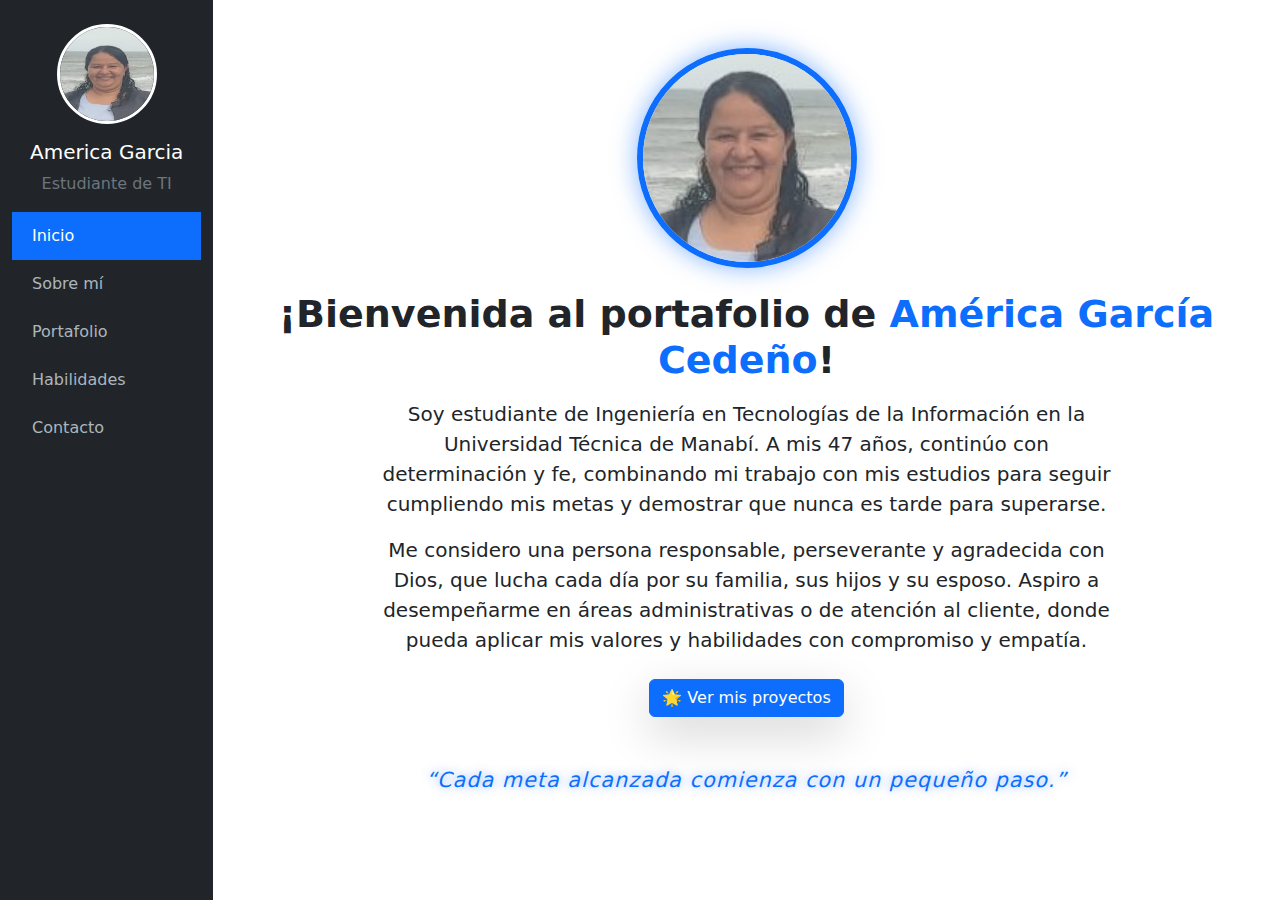
<file: Proyectos/html/index.html>
<!DOCTYPE html>
<html lang="es">
<head>
  <meta charset="UTF-8">
  <meta name="viewport" content="width=device-width, initial-scale=1">

  <meta name="viewport" content="width=device-width, initial-scale=1.0">
  <title>Portafolio - Luis Vera</title>
  <!-- Bootstrap CSS -->
  <link href="https://cdn.jsdelivr.net/npm/bootstrap@5.3.3/dist/css/bootstrap.min.css" rel="stylesheet">
 <link rel="stylesheet" href="../css/estilo.css">
 <style>
    body {
      overflow: hidden;
    }
    .sidebar {
      height: 100vh;
      background-color: #212529;
      color: #fff;
    }
    .sidebar a {
      color: #adb5bd;
      text-decoration: none;
      display: block;
      padding: 12px 20px;
      transition: 0.3s;
    }
    .sidebar a:hover {
      background-color: #343a40;
      color: #fff;
    }
    .sidebar .active {
      background-color: #0d6efd;
      color: white;
    }
    iframe {
      width: 100%;
      height: 100vh;
      border: none;
    }
    .perfil img {
      width: 100px;
      height: 100px;
      border-radius: 50%;
      border: 3px solid #fff;
    }
  </style>
</head>
<body>
  <div class="container-fluid">
    <div class="row">
      
      <!-- Sidebar -->
      <nav class="col-md-3 col-lg-2 d-md-block sidebar py-4">
        <div class="text-center perfil mb-3">
          <img src="../img/america.jpeg" alt="Luis Vera">
          <h5 class="mt-3">America Garcia</h5>
          <p class="text-secondary">Estudiante de TI</p>
        </div>
        <ul class="nav flex-column">
          <li class="nav-item"><a class="nav-link active" href="inicio.html" target="contenido">Inicio</a></li>
          <li class="nav-item"><a class="nav-link" href="sobremi.html" target="contenido">Sobre mí</a></li>
          <li class="nav-item"><a class="nav-link" href="portafolio.html" target="contenido">Portafolio</a></li>
          <li class="nav-item"><a class="nav-link" href="habilidades.html" target="contenido">Habilidades</a></li>
          <li class="nav-item"><a class="nav-link" href="contacto.html" target="contenido">Contacto</a></li>
        </ul>
      </nav>

      <!-- Contenido principal -->
      <main class="col-md-9 col-lg-10 px-0">
        <iframe name="contenido" src="inicio.html"></iframe>
      </main>
    </div>
  </div>

  <!-- Bootstrap JS -->
  <script src="https://cdn.jsdelivr.net/npm/bootstrap@5.3.3/dist/js/bootstrap.bundle.min.js"></script>
</body>
</html>
</file>
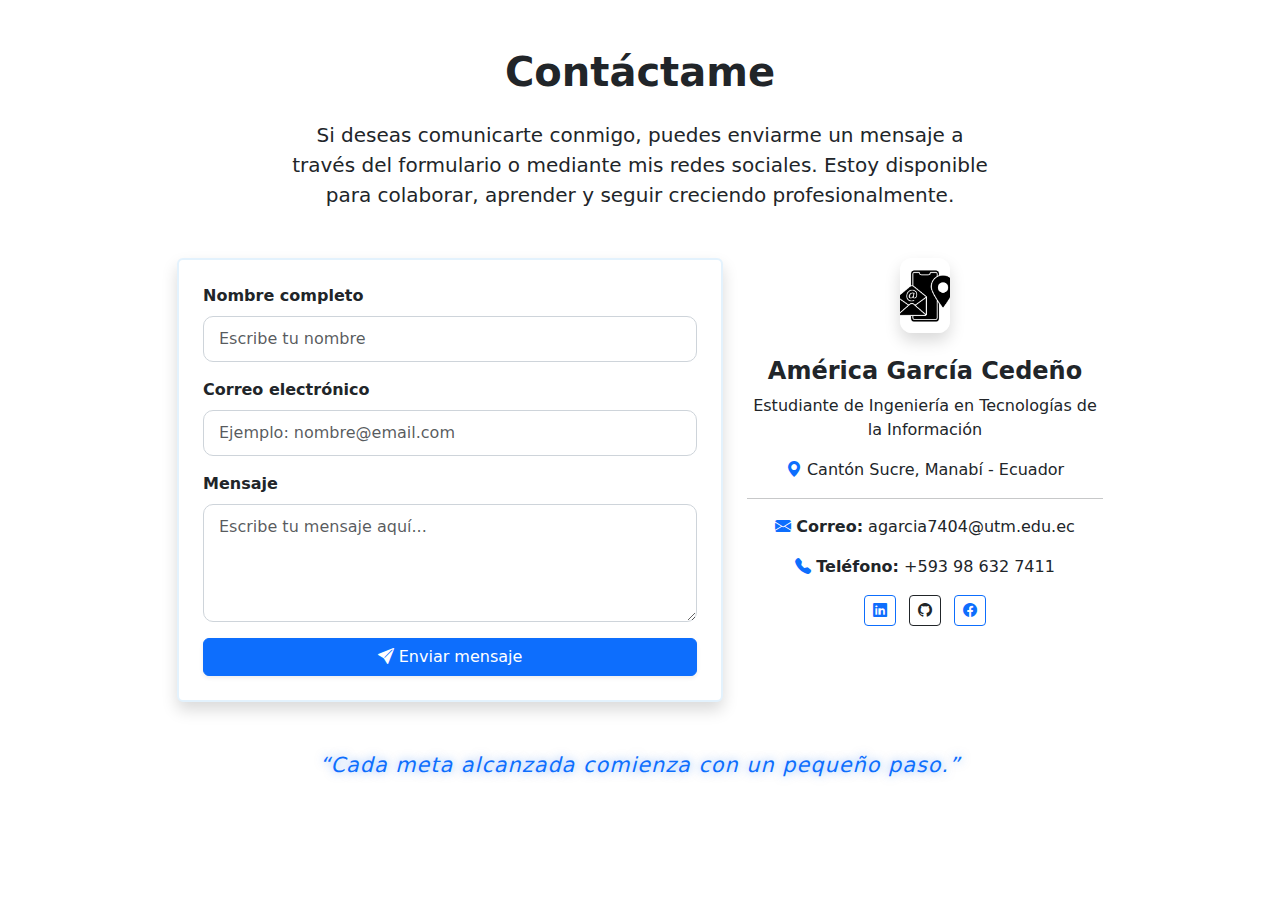
<file: Proyectos/html/contacto.html>
<!DOCTYPE html>
<html lang="es">
<head>
  <meta charset="UTF-8">
  <meta name="viewport" content="width=device-width, initial-scale=1.0">
  <title>Contacto - América García Cedeño</title>

  <!-- Bootstrap -->
  <link href="https://cdn.jsdelivr.net/npm/bootstrap@5.3.3/dist/css/bootstrap.min.css" rel="stylesheet">

  <!-- Iconos Bootstrap -->
  <link href="https://cdn.jsdelivr.net/npm/bootstrap-icons@1.11.1/font/bootstrap-icons.css" rel="stylesheet">

  <!-- Estilos personalizados -->
  <link rel="stylesheet" href="../css/estilo.css">
</head>

<body>
  <div class="container py-5">
    
    <!-- Título -->
    <h1 class="fw-bold text-center mb-4 animate-text">
      Contáctame
    </h1>

    <p class="text-center lead mx-auto animate-text" style="max-width: 700px;">
      Si deseas comunicarte conmigo, puedes enviarme un mensaje a través del formulario o mediante mis redes sociales.  
      Estoy disponible para colaborar, aprender y seguir creciendo profesionalmente.
    </p>

    <!-- Contenedor principal -->
    <div class="row justify-content-center mt-5">

      <!-- Columna del formulario -->
      <div class="col-md-6">
        <form action="#" method="POST" class="p-4 rounded shadow bg-white">

          <div class="mb-3 text-start">
            <label for="nombre" class="form-label fw-bold">Nombre completo</label>
            <input type="text" id="nombre" name="nombre" class="form-control" placeholder="Escribe tu nombre" required>
          </div>

          <div class="mb-3 text-start">
            <label for="email" class="form-label fw-bold">Correo electrónico</label>
            <input type="email" id="email" name="email" class="form-control" placeholder="Ejemplo: nombre@email.com" required>
          </div>

          <div class="mb-3 text-start">
            <label for="mensaje" class="form-label fw-bold">Mensaje</label>
            <textarea id="mensaje" name="mensaje" rows="4" class="form-control" placeholder="Escribe tu mensaje aquí..." required></textarea>
          </div>

          <button type="submit" class="btn btn-primary w-100 shadow-sm">
            <i class="bi bi-send-fill"></i> Enviar mensaje
          </button>

        </form>
      </div>

      <!-- Columna de información -->
      <div class="col-md-4 mt-5 mt-md-0 text-center animate-text" right="50">
        <img src="../img/contacto.jpg" alt="Foto de América García" class="contact-img mb-4 shadow">


        <h4 class="fw-bold">América García Cedeño</h4>
        <p>Estudiante de Ingeniería en Tecnologías de la Información</p>
        <p><i class="bi bi-geo-alt-fill text-primary"></i> Cantón Sucre, Manabí - Ecuador</p>

        <hr>

        <p>
          <i class="bi bi-envelope-fill text-primary"></i>
          <strong>Correo:</strong> agarcia7404@utm.edu.ec
        </p>
        <p>
          <i class="bi bi-telephone-fill text-primary"></i>
          <strong>Teléfono:</strong> +593 98 632 7411
        </p>

        <div class="mt-3">
          <a href="www.linkedin.com/in/america-liduvina-garcia-cedeño-782951395" target="_blank" class="btn btn-outline-primary btn-sm me-2">
            <i class="bi bi-linkedin"></i>
          </a>
          <a href="https://github.com/America130" target="_blank" class="btn btn-outline-dark btn-sm me-2">
            <i class="bi bi-github"></i>
          </a>
          <a href="https://www.facebook.com/lidu.garcia.14" target="_blank" class="btn btn-outline-primary btn-sm">
            <i class="bi bi-facebook"></i>
          </a>
        </div>
      </div>
    </div>

    <!-- Frase final -->
    <p class="frase text-center mt-5">
      “Cada meta alcanzada comienza con un pequeño paso.”
    </p>
  </div>

  <!-- Bootstrap JS -->
  <script src="https://cdn.jsdelivr.net/npm/bootstrap@5.3.3/dist/js/bootstrap.bundle.min.js"></script>
</body>
</html>
</file>
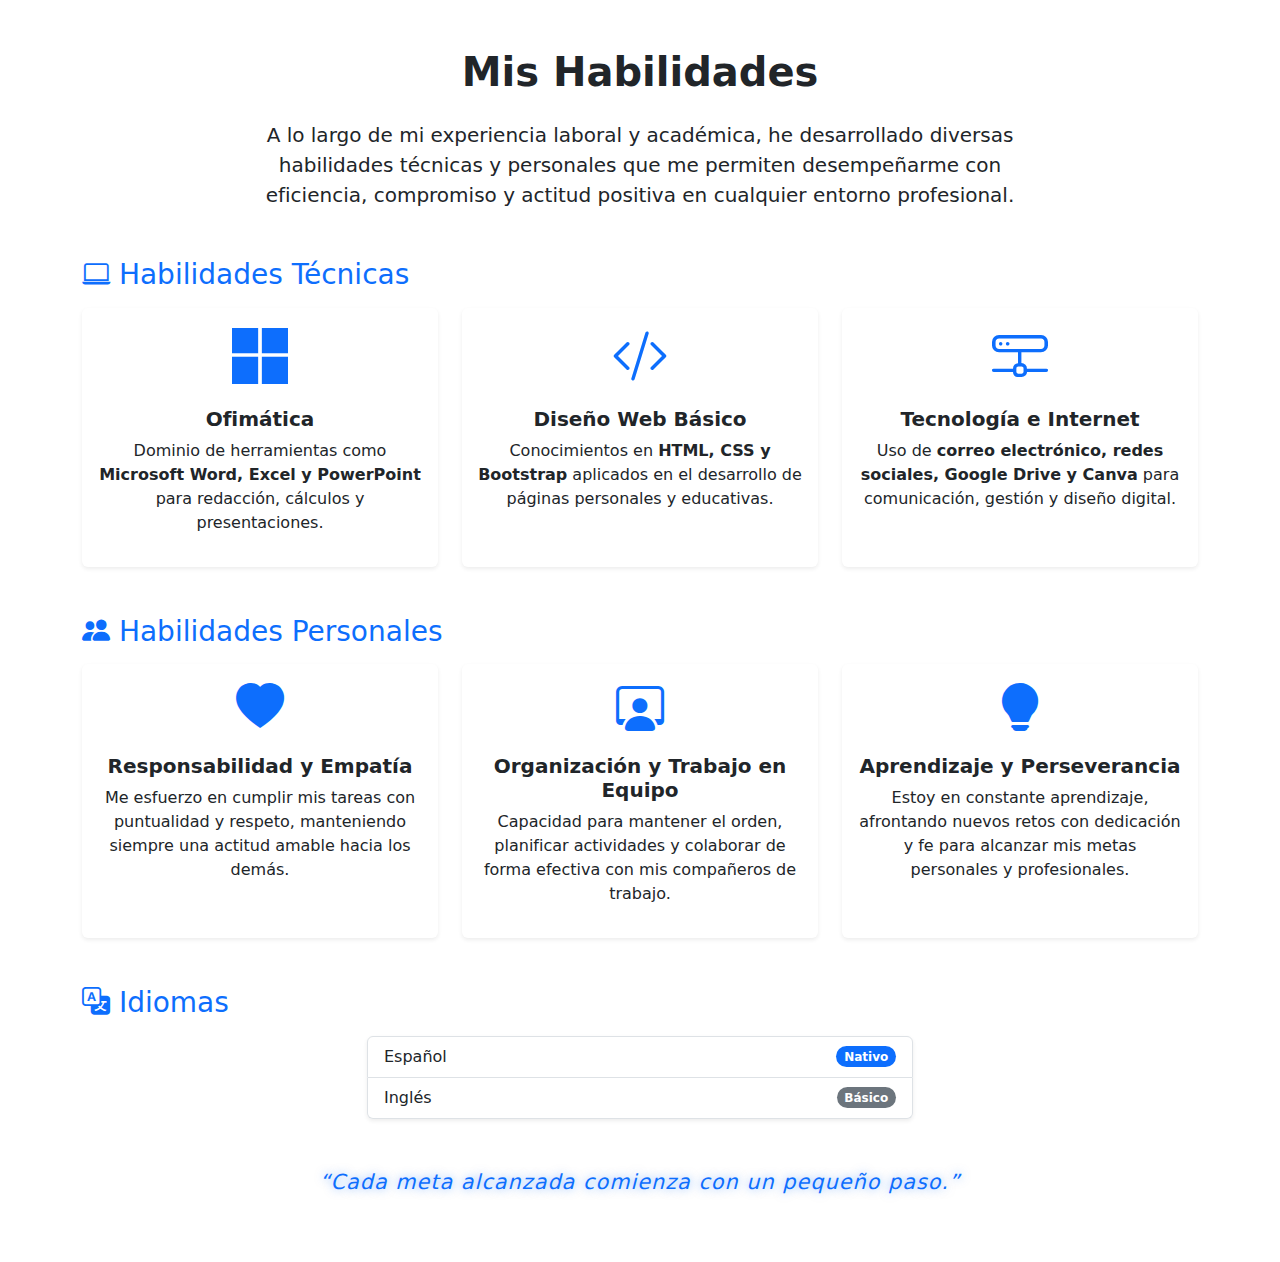
<file: Proyectos/html/habilidades.html>
<!DOCTYPE html>
<html lang="es">
<head>
  <meta charset="UTF-8">
  <meta name="viewport" content="width=device-width, initial-scale=1.0">
  <title>Habilidades - América García Cedeño</title>

  <!-- Bootstrap -->
  <link href="https://cdn.jsdelivr.net/npm/bootstrap@5.3.3/dist/css/bootstrap.min.css" rel="stylesheet">

  <!-- Iconos -->
  <link href="https://cdn.jsdelivr.net/npm/bootstrap-icons@1.11.1/font/bootstrap-icons.css" rel="stylesheet">

  <!-- Estilos personalizados -->
  <link rel="stylesheet" href="../css/estilo.css">
</head>

<body>
  <div class="container py-5">

    <!-- Título principal -->
    <h1 class="fw-bold text-center mb-4 animate-text">
      Mis Habilidades
    </h1>

    <p class="text-center lead mx-auto animate-text" style="max-width: 750px;">
      A lo largo de mi experiencia laboral y académica, he desarrollado diversas habilidades técnicas y personales  
      que me permiten desempeñarme con eficiencia, compromiso y actitud positiva en cualquier entorno profesional.
    </p>

    <!-- Habilidades Técnicas -->
    <h3 class="text-primary mt-5 mb-3 animate-text"><i class="bi bi-laptop"></i> Habilidades Técnicas</h3>
    <div class="row g-4">

      <div class="col-md-4 animate-text">
        <div class="card shadow-sm border-0 h-100 text-center p-3">
          <i class="bi bi-microsoft display-4 text-primary mb-3"></i>
          <h5 class="fw-bold">Ofimática</h5>
          <p>Dominio de herramientas como <strong>Microsoft Word, Excel y PowerPoint</strong> para redacción, cálculos y presentaciones.</p>
        </div>
      </div>

      <div class="col-md-4 animate-text">
        <div class="card shadow-sm border-0 h-100 text-center p-3">
          <i class="bi bi-code-slash display-4 text-primary mb-3"></i>
          <h5 class="fw-bold">Diseño Web Básico</h5>
          <p>Conocimientos en <strong>HTML, CSS y Bootstrap</strong> aplicados en el desarrollo de páginas personales y educativas.</p>
        </div>
      </div>

      <div class="col-md-4 animate-text">
        <div class="card shadow-sm border-0 h-100 text-center p-3">
          <i class="bi bi-hdd-network display-4 text-primary mb-3"></i>
          <h5 class="fw-bold">Tecnología e Internet</h5>
          <p>Uso de <strong>correo electrónico, redes sociales, Google Drive y Canva</strong> para comunicación, gestión y diseño digital.</p>
        </div>
      </div>
    </div>

    <!-- Habilidades Blandas -->
    <h3 class="text-primary mt-5 mb-3 animate-text"><i class="bi bi-people-fill"></i> Habilidades Personales</h3>
    <div class="row g-4">

      <div class="col-md-4 animate-text">
        <div class="card shadow-sm border-0 h-100 text-center p-3">
          <i class="bi bi-heart-fill text-primary display-5 mb-3"></i>
          <h5 class="fw-bold">Responsabilidad y Empatía</h5>
          <p>Me esfuerzo en cumplir mis tareas con puntualidad y respeto, manteniendo siempre una actitud amable hacia los demás.</p>
        </div>
      </div>

      <div class="col-md-4 animate-text">
        <div class="card shadow-sm border-0 h-100 text-center p-3">
          <i class="bi bi-person-workspace text-primary display-5 mb-3"></i>
          <h5 class="fw-bold">Organización y Trabajo en Equipo</h5>
          <p>Capacidad para mantener el orden, planificar actividades y colaborar de forma efectiva con mis compañeros de trabajo.</p>
        </div>
      </div>

      <div class="col-md-4 animate-text">
        <div class="card shadow-sm border-0 h-100 text-center p-3">
          <i class="bi bi-lightbulb-fill text-primary display-5 mb-3"></i>
          <h5 class="fw-bold">Aprendizaje y Perseverancia</h5>
          <p>Estoy en constante aprendizaje, afrontando nuevos retos con dedicación y fe para alcanzar mis metas personales y profesionales.</p>
        </div>
      </div>
    </div>

    <!-- Idiomas -->
    <h3 class="text-primary mt-5 mb-3 animate-text"><i class="bi bi-translate"></i> Idiomas</h3>
    <div class="row justify-content-center animate-text">
      <div class="col-md-6">
        <ul class="list-group shadow-sm">
          <li class="list-group-item d-flex justify-content-between align-items-center">
            Español
            <span class="badge bg-primary rounded-pill">Nativo</span>
          </li>
          <li class="list-group-item d-flex justify-content-between align-items-center">
            Inglés
            <span class="badge bg-secondary rounded-pill">Básico</span>
          </li>
        </ul>
      </div>
    </div>

    <!-- Frase final -->
    <p class="frase text-center mt-5">
      “Cada meta alcanzada comienza con un pequeño paso.”
    </p>
  </div>

  <!-- Bootstrap JS -->
  <script src="https://cdn.jsdelivr.net/npm/bootstrap@5.3.3/dist/js/bootstrap.bundle.min.js"></script>
</body>
</html>
</file>
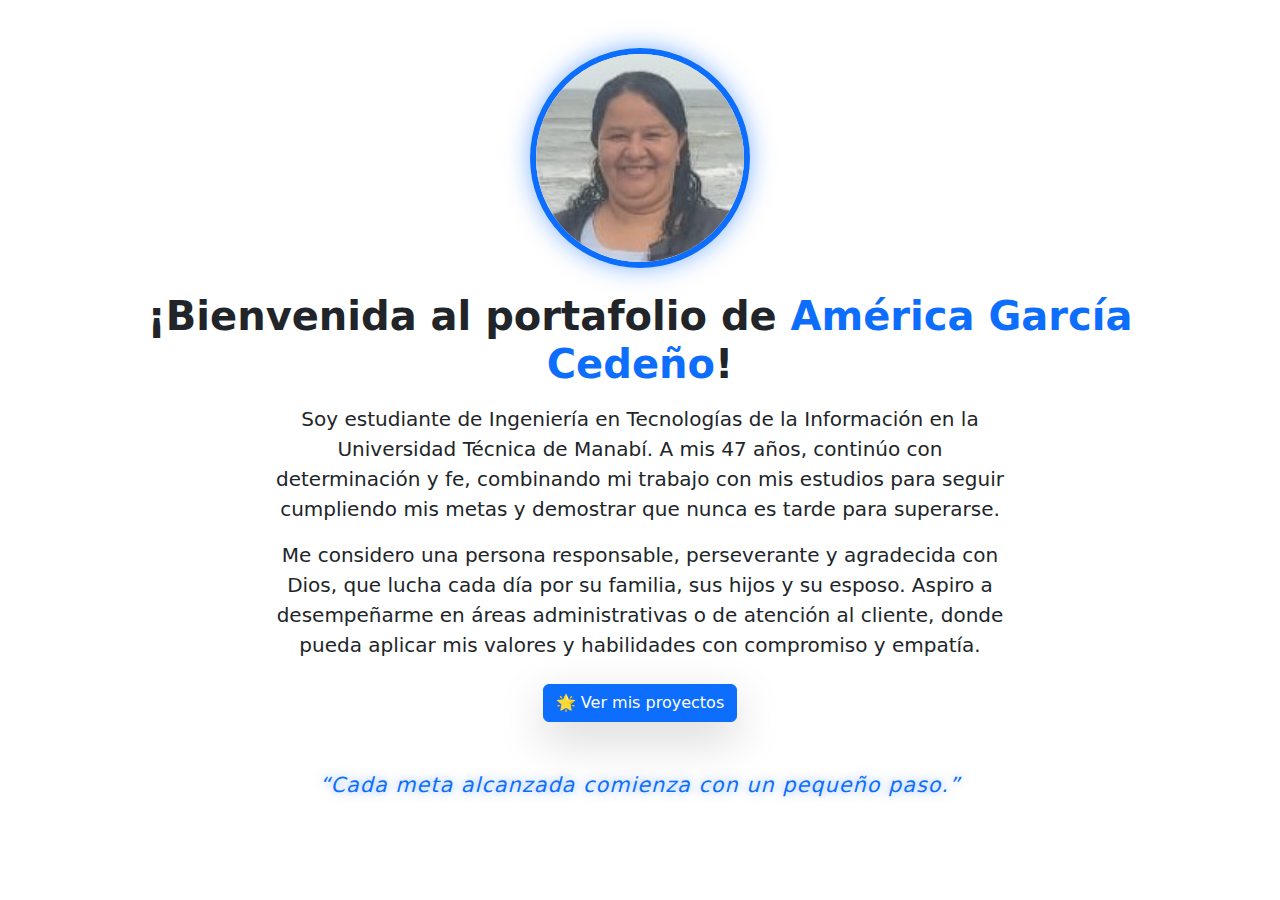
<file: Proyectos/html/inicio.html>
<!DOCTYPE html>
<html lang="es">
<head>
  <meta charset="UTF-8">
  <meta name="viewport" content="width=device-width, initial-scale=1">

  <meta name="viewport" content="width=device-width, initial-scale=1.0">
  <title>Inicio - América García Cedeño</title>

  <!-- Bootstrap -->
  <link href="https://cdn.jsdelivr.net/npm/bootstrap@5.3.3/dist/css/bootstrap.min.css" rel="stylesheet">

  <!-- Estilos personalizados -->
  <link rel="stylesheet" href="../css/estilo.css">
</head>

<body>
  <div class="container text-center py-5">

    <!-- Imagen de perfil -->
    <img src="../img/america.jpeg"
         alt="Foto de América García"
         class="profile-img mb-4">

    <!-- Bienvenida -->
    <h1 class="fw-bold mb-3 animate-text">
      ¡Bienvenida al portafolio de <span class="text-primary">América García Cedeño</span>!
    </h1>

    <!-- Mensaje principal -->
    <p class="lead mx-auto animate-text" style="max-width: 750px;">
      Soy estudiante de <strong>Ingeniería en Tecnologías de la Información</strong> en la 
      <strong>Universidad Técnica de Manabí</strong>.  
      A mis 47 años, continúo con determinación y fe, combinando mi trabajo con mis estudios para seguir cumpliendo mis metas y demostrar que nunca es tarde para superarse.
    </p>

    <p class="lead mx-auto animate-text" style="max-width: 750px;">
      Me considero una persona <strong>responsable, perseverante y agradecida con Dios</strong>, 
      que lucha cada día por su familia, sus hijos y su esposo.  
      Aspiro a desempeñarme en áreas administrativas o de atención al cliente, donde pueda aplicar mis valores y habilidades con compromiso y empatía.
    </p>

    <!-- Botón de acción -->
    <div class="mt-4">
      <a href="portafolio.html" target="contenido" class="btn btn-primary shadow-lg">
        🌟 Ver mis proyectos
      </a>
    </div>

    <!-- Frase inspiradora -->
    <p class="frase mt-5">
      “Cada meta alcanzada comienza con un pequeño paso.”
    </p>
  </div>

  <!-- Bootstrap JS -->
  <script src="https://cdn.jsdelivr.net/npm/bootstrap@5.3.3/dist/js/bootstrap.bundle.min.js"></script>
</body>
</html>
</file>
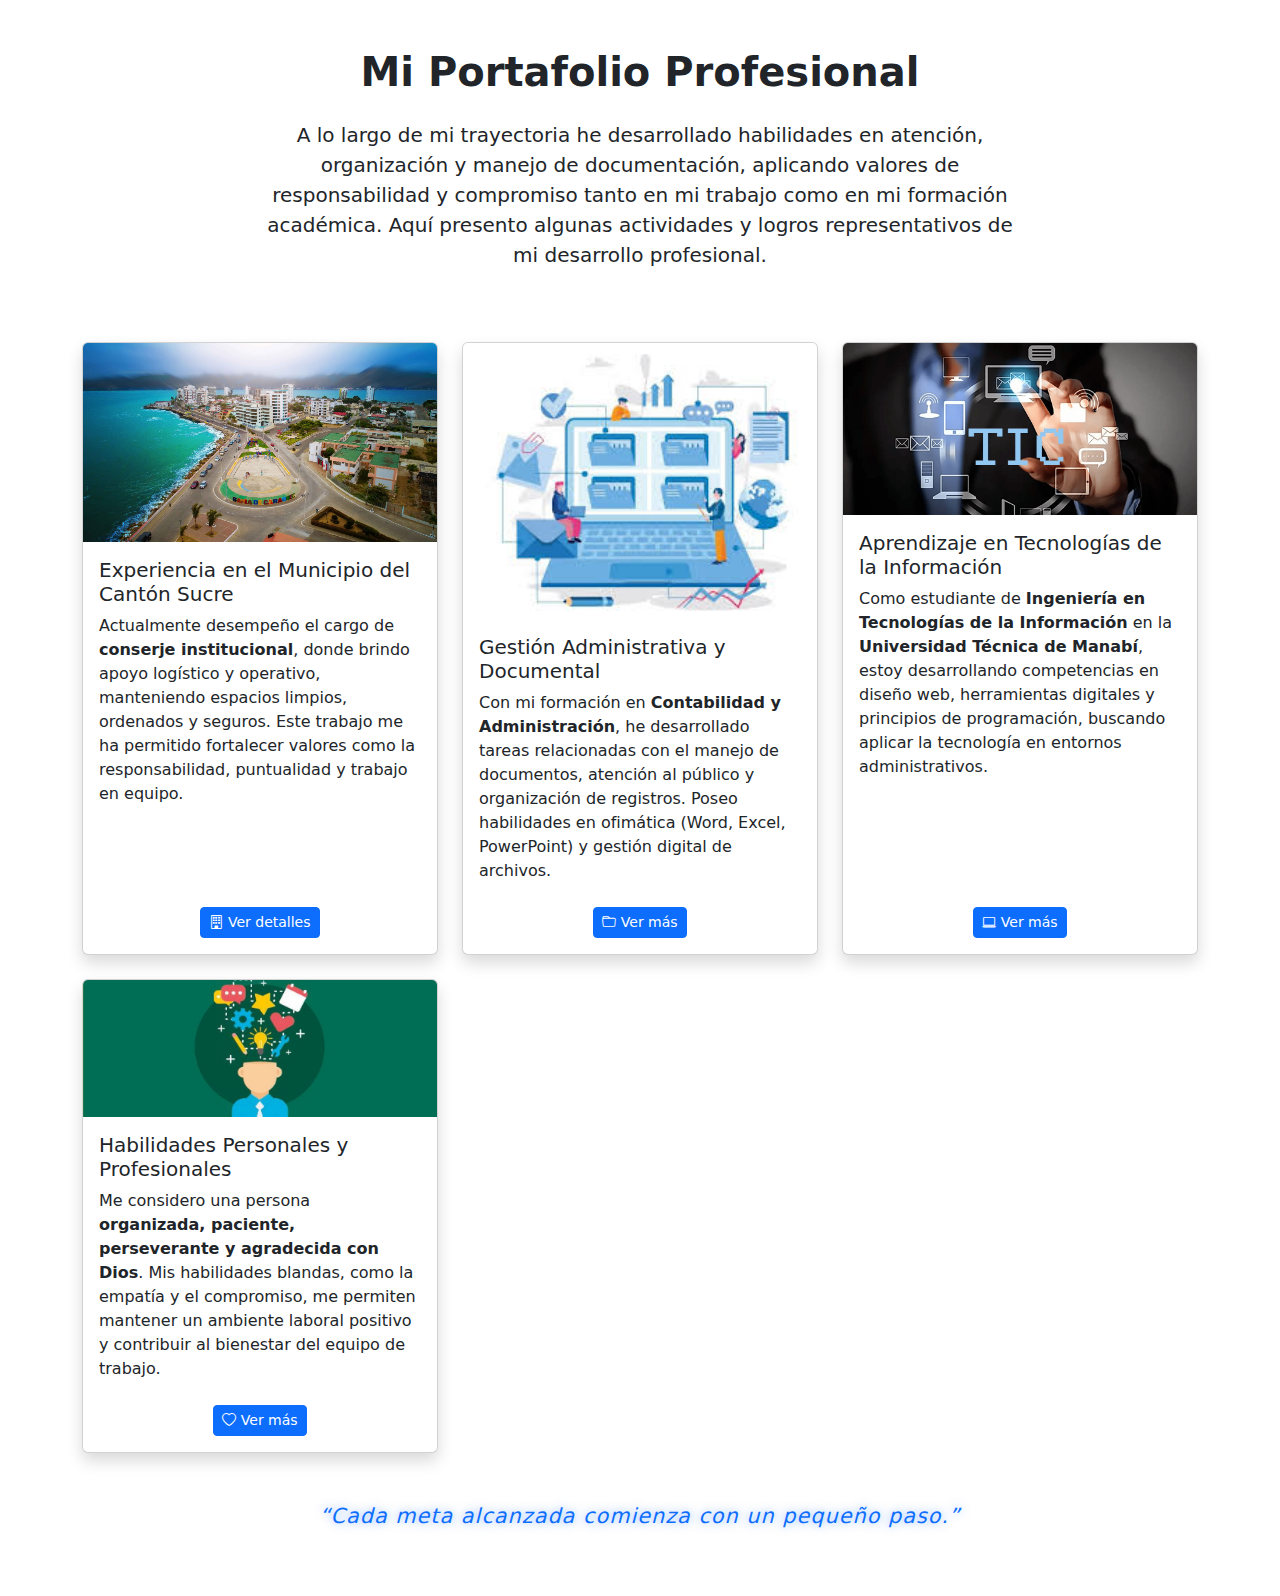
<file: Proyectos/html/portafolio.html>
<!DOCTYPE html>
<html lang="es">
<head>
  <meta charset="UTF-8">
  <meta name="viewport" content="width=device-width, initial-scale=1.0">
  <title>Portafolio - América García Cedeño</title>

  <!-- Bootstrap -->
  <link href="https://cdn.jsdelivr.net/npm/bootstrap@5.3.3/dist/css/bootstrap.min.css" rel="stylesheet">

  <!-- Iconos -->
  <link href="https://cdn.jsdelivr.net/npm/bootstrap-icons@1.11.1/font/bootstrap-icons.css" rel="stylesheet">

  <!-- Estilos personalizados -->
  <link rel="stylesheet" href="../css/estilo.css">
</head>

<body>
  <div class="container py-5">

    <!-- Título principal -->
    <h1 class="fw-bold text-center mb-4 animate-text">
      Mi Portafolio Profesional
    </h1>

    <p class="text-center lead mx-auto animate-text" style="max-width: 750px;">
      A lo largo de mi trayectoria he desarrollado habilidades en atención, organización y manejo de documentación,  
      aplicando valores de responsabilidad y compromiso tanto en mi trabajo como en mi formación académica.  
      Aquí presento algunas actividades y logros representativos de mi desarrollo profesional.
    </p>

    <!-- Sección de proyectos -->
    <div class="row mt-5 g-4">

      <!-- Proyecto 1 -->
      <div class="col-md-4 animate-text">
        <div class="card shadow h-100">
          <img src="../img/img1.jpg" class="card-img-top" alt="Trabajo Municipio del Cantón Sucre">
          <div class="card-body">
            <h5 class="card-title">Experiencia en el Municipio del Cantón Sucre</h5>
            <p class="card-text">
              Actualmente desempeño el cargo de <strong>conserje institucional</strong>, donde brindo apoyo logístico y operativo,  
              manteniendo espacios limpios, ordenados y seguros.  
              Este trabajo me ha permitido fortalecer valores como la responsabilidad, puntualidad y trabajo en equipo.
            </p>
          </div>
          <div class="card-footer bg-transparent border-0 text-center pb-3">
            <a href="#" class="btn btn-primary btn-sm">
              <i class="bi bi-building"></i> Ver detalles
            </a>
          </div>
        </div>
      </div>

      <!-- Proyecto 2 -->
      <div class="col-md-4 animate-text">
        <div class="card shadow h-100">
          <img src="../img/img2.jfif" class="card-img-top" alt="Gestión Administrativa">
          <div class="card-body">
            <h5 class="card-title">Gestión Administrativa y Documental</h5>
            <p class="card-text">
              Con mi formación en <strong>Contabilidad y Administración</strong>, he desarrollado tareas relacionadas  
              con el manejo de documentos, atención al público y organización de registros.  
              Poseo habilidades en ofimática (Word, Excel, PowerPoint) y gestión digital de archivos.
            </p>
          </div>
          <div class="card-footer bg-transparent border-0 text-center pb-3">
            <a href="#" class="btn btn-primary btn-sm">
              <i class="bi bi-folder"></i> Ver más
            </a>
          </div>
        </div>
      </div>

      <!-- Proyecto 3 -->
      <div class="col-md-4 animate-text">
        <div class="card shadow h-100">
          <img src="../img/img3.png" class="card-img-top" alt="Aprendizaje en Tecnologías de la Información">
          <div class="card-body">
            <h5 class="card-title">Aprendizaje en Tecnologías de la Información</h5>
            <p class="card-text">
              Como estudiante de <strong>Ingeniería en Tecnologías de la Información</strong> en la  
              <strong>Universidad Técnica de Manabí</strong>, estoy desarrollando competencias en diseño web,  
              herramientas digitales y principios de programación, buscando aplicar la tecnología en entornos administrativos.
            </p>
          </div>
          <div class="card-footer bg-transparent border-0 text-center pb-3">
            <a href="#" class="btn btn-primary btn-sm">
              <i class="bi bi-laptop"></i> Ver más
            </a>
          </div>
        </div>
      </div>

      <!-- Proyecto 4 -->
      <div class="col-md-4 animate-text">
        <div class="card shadow h-100">
          <img src="../img/img4.jpg" class="card-img-top" alt="Habilidades Personales">
          <div class="card-body">
            <h5 class="card-title">Habilidades Personales y Profesionales</h5>
            <p class="card-text">
              Me considero una persona <strong>organizada, paciente, perseverante y agradecida con Dios</strong>.  
              Mis habilidades blandas, como la empatía y el compromiso, me permiten mantener un ambiente laboral  
              positivo y contribuir al bienestar del equipo de trabajo.
            </p>
          </div>
          <div class="card-footer bg-transparent border-0 text-center pb-3">
            <a href="#" class="btn btn-primary btn-sm">
              <i class="bi bi-heart"></i> Ver más
            </a>
          </div>
        </div>
      </div>
    </div>

    <!-- Frase inspiradora -->
    <p class="frase text-center mt-5">
      “Cada meta alcanzada comienza con un pequeño paso.”
    </p>
  </div>

  <!-- Bootstrap JS -->
  <script src="https://cdn.jsdelivr.net/npm/bootstrap@5.3.3/dist/js/bootstrap.bundle.min.js"></script>
</body>
</html>
</file>
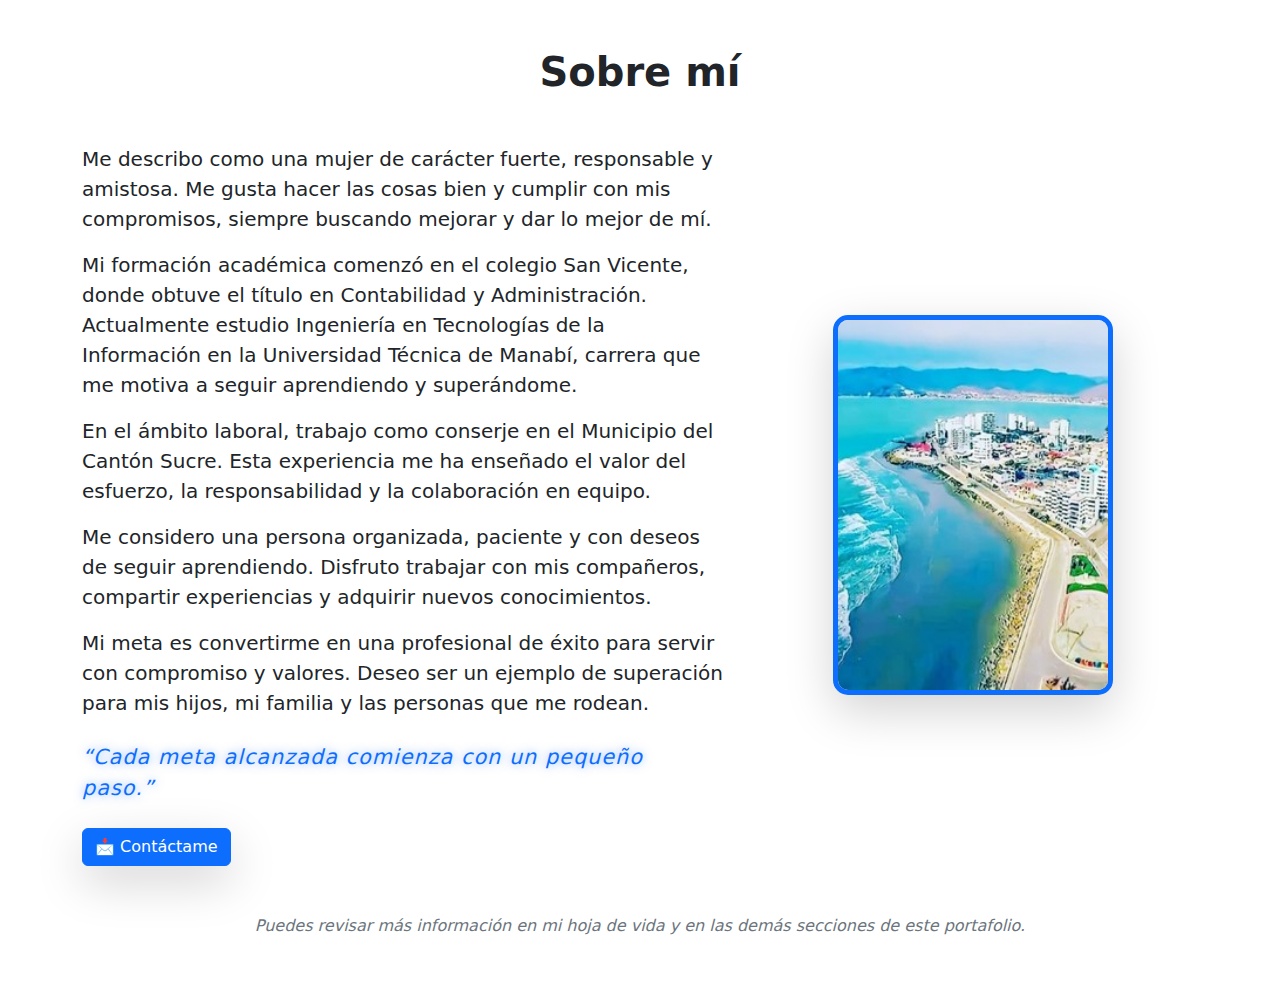
<file: Proyectos/html/sobremi.html>
<!DOCTYPE html>
<html lang="es">
<head>
  <meta charset="UTF-8">
  <meta name="viewport" content="width=device-width, initial-scale=1.0">
  <title>Sobre mí - América García Cedeño</title>

  <!-- Bootstrap -->
  <link href="https://cdn.jsdelivr.net/npm/bootstrap@5.3.3/dist/css/bootstrap.min.css" rel="stylesheet">

  <!-- Estilos personalizados -->
  <link rel="stylesheet" href="../css/estilo.css">
</head>

<body>
  <div class="container py-5">

    <!-- Título -->
    <h1 class="fw-bold text-center mb-5 animate-text">
      Sobre mí
    </h1>

    <!-- Contenedor de dos columnas -->
    <div class="row align-items-center justify-content-center">

      

      <!-- Columna derecha: Información -->
      <div class="col-md-7 animate-text">
        <p class="lead">
          Me describo como una mujer de <strong>carácter fuerte, responsable y amistosa</strong>.  
          Me gusta hacer las cosas bien y cumplir con mis compromisos, siempre buscando mejorar y dar lo mejor de mí.
        </p>

        <p class="lead">
          Mi formación académica comenzó en el colegio <strong>San Vicente</strong>, donde obtuve el título en 
          <strong>Contabilidad y Administración</strong>.  
          Actualmente estudio <strong>Ingeniería en Tecnologías de la Información</strong> en la 
          <strong>Universidad Técnica de Manabí</strong>, carrera que me motiva a seguir aprendiendo y superándome.
        </p>

        <p class="lead">
          En el ámbito laboral, trabajo como <strong>conserje en el Municipio del Cantón Sucre</strong>.  
          Esta experiencia me ha enseñado el valor del esfuerzo, la responsabilidad y la colaboración en equipo.
        </p>

        <p class="lead">
          Me considero una persona <strong>organizada, paciente y con deseos de seguir aprendiendo</strong>.  
          Disfruto trabajar con mis compañeros, compartir experiencias y adquirir nuevos conocimientos.
        </p>

        <p class="lead">
          Mi meta es <strong>convertirme en una profesional de éxito</strong> para servir con compromiso y valores.  
          Deseo ser un ejemplo de superación para mis hijos, mi familia y las personas que me rodean.
        </p>

        <!-- Frase inspiradora -->
        <p class="frase mt-4">
          “Cada meta alcanzada comienza con un pequeño paso.”
        </p>

        <!-- Botón -->
        <div class="mt-4">
          <a href="contacto.html" target="contenido" class="btn btn-primary shadow-lg">
            📩 Contáctame
          </a>
        </div>
      </div>

      <!-- Columna izquierda: Imagen -->
     <div class="col-md-5 text-center mb-4 mb-md-0 order-md-2">
  <img src="../img/bahia.jpg" 
       alt="Foto de América García"
       class="profile-img-rect shadow-lg">
</div>

    </div>

    <!-- Nota final -->
    <p class="text-center text-secondary mt-5 fst-italic">
      Puedes revisar más información en mi hoja de vida y en las demás secciones de este portafolio.
    </p>
  </div>

  <!-- Bootstrap JS -->
  <script src="https://cdn.jsdelivr.net/npm/bootstrap@5.3.3/dist/js/bootstrap.bundle.min.js"></script>
</body>
</html>
</file>
<file: Proyectos/css/estilo.css>
/* ===== Imagen del contacto (más pequeña) ===== */
.contact-img {
  width: 50px;
  height: 75px;
  border-radius: 12px;
  border: 4px ;
  object-fit: cover;
  transition: transform 0.4s ease, box-shadow 0.4s ease;
}

.contact-img:hover {
  transform: scale(1.03);

}
n


/* ======== Fondo general ======== */
body {
  background: linear-gradient(135deg, #e3f2fd, #ffffff);
  color: #333;
  font-family: 'Poppins', sans-serif;
  overflow-x: hidden;
}
/* ===== Formulario de contacto ===== */
form {
  background-color: #ffffff;
  border: 2px solid #e3f2fd;
}

form .form-control {
  border-radius: 10px;
  border: 1px solid #ced4da;
  padding: 10px 15px;
}

form .form-control:focus {
  border-color: #0d6efd;
  box-shadow: 0 0 10px rgba(13, 110, 253, 0.3);
}

form button {
  border-radius: 30px;
  padding: 10px;
  font-weight: 500;
  transition: all 0.3s ease;
}

form button:hover {
  transform: translateY(-2px);
  box-shadow: 0 5px 15px rgba(13, 110, 253, 0.4);
}

/* ===== Imagen rectangular (Sobre mí) ===== */
.profile-img-rect {
  width: 280px;
  height: 380px; /* más alta que ancha */
  border-radius: 15px; /* esquinas suaves, no redondas */
  border: 5px solid #0d6efd;
  object-fit: cover; /* ajusta bien la imagen sin deformarla */
  box-shadow: 0 0 25px rgba(13, 110, 253, 0.4);
  transition: transform 0.4s ease, box-shadow 0.4s ease;
  animation: fadeInUp 1.5s ease both;
}

.profile-img-rect:hover {
  transform: scale(1.03);
  box-shadow: 0 0 35px rgba(13, 110, 253, 0.6);
}

/* ======== Frase inspiradora animada ======== */
.frase {
  color: #0d6efd;
  font-style: italic;
  font-size: 1.3rem;
  margin-top: 30px;
  font-weight: 500;
  letter-spacing: 1px;
  animation: fraseMovimiento 4s ease-in-out infinite;
  text-shadow: 0 0 10px rgba(13,110,253,0.5);
}

@keyframes fraseMovimiento {
  0% {
    opacity: 0.7;
    transform: scale(1) translateY(0);
    text-shadow: 0 0 10px rgba(13,110,253,0.3);
  }
  50% {
    opacity: 1;
    transform: scale(1.05) translateY(-5px);
    text-shadow: 0 0 20px rgba(13,110,253,0.7);
  }
  100% {
    opacity: 0.9;
    transform: scale(1) translateY(0);
    text-shadow: 0 0 10px rgba(13,110,253,0.3);
  }
}

/* ======== Imagen de perfil animada ======== */
.profile-img {
  width: 220px;
  height: 220px;
  border-radius: 50%;
  border: 6px solid #0d6efd;
  box-shadow: 0 0 25px rgba(13, 110, 253, 0.5);
  object-fit: cover;
  animation: pulse 3s infinite ease-in-out;
}

@keyframes pulse {
  0%, 100% { box-s

/* ===== ESTILOS GENERALES ===== */
* {
  margin: 0;
  padding: 0;
  box-sizing: border-box;
}

body {
  font-family: "Poppins", sans-serif;
  background-color: #f4f6f8;
  color: #333;
  display: flex;
  min-height: 100vh;
}

/* ===== SIDEBAR ===== */
.sidebar {
  background-color: #007BFF;
  color: white;
  width: 240px;
  min-height: 100vh;
  position: fixed;
  left: 0;
  top: 0;
  display: flex;
  flex-direction: column;
  align-items: center;
  padding-top: 30px;
  transition: width 0.3s;
}

.sidebar h2 {
  margin-bottom: 20px;
  font-size: 1.5em;
}

.sidebar nav ul {
  list-style: none;
  width: 100%;
  padding: 0;
}

.sidebar nav ul li {
  text-align: center;
  margin: 15px 0;
}

.sidebar nav ul li a {
  color: white;
  text-decoration: none;
  font-weight: bold;
  display: block;
  padding: 10px;
  transition: 0.3s;
}

.sidebar nav ul li a:hover {
  background-color: #0056b3;
  border-radius: 10px;
}

/* ===== CONTENIDO PRINCIPAL ===== */
.main-content {
  margin-left: 240px;
  padding: 40px;
  flex: 1;
}

h1, h2 {
  color: #007BFF;
}

section {
  background-color: white;
  padding: 30px;
  border-radius: 10px;
  box-shadow: 0 2px 8px rgba(0,0,0,0.1);
  margin-bottom: 30px;
}

/* ===== RESPONSIVE ===== */
@media (max-width: 768px) {
  .sidebar {
    width: 60px;
  }
  .sidebar h2 {
    display: none;
  }
  .sidebar nav ul li a {
    font-size: 0;
  }
  .sidebar nav ul li a::before {
    content: "•";
    font-size: 20px;
  }
  .main-content {
    margin-left: 60px;
  }
}
  }}
</file>
